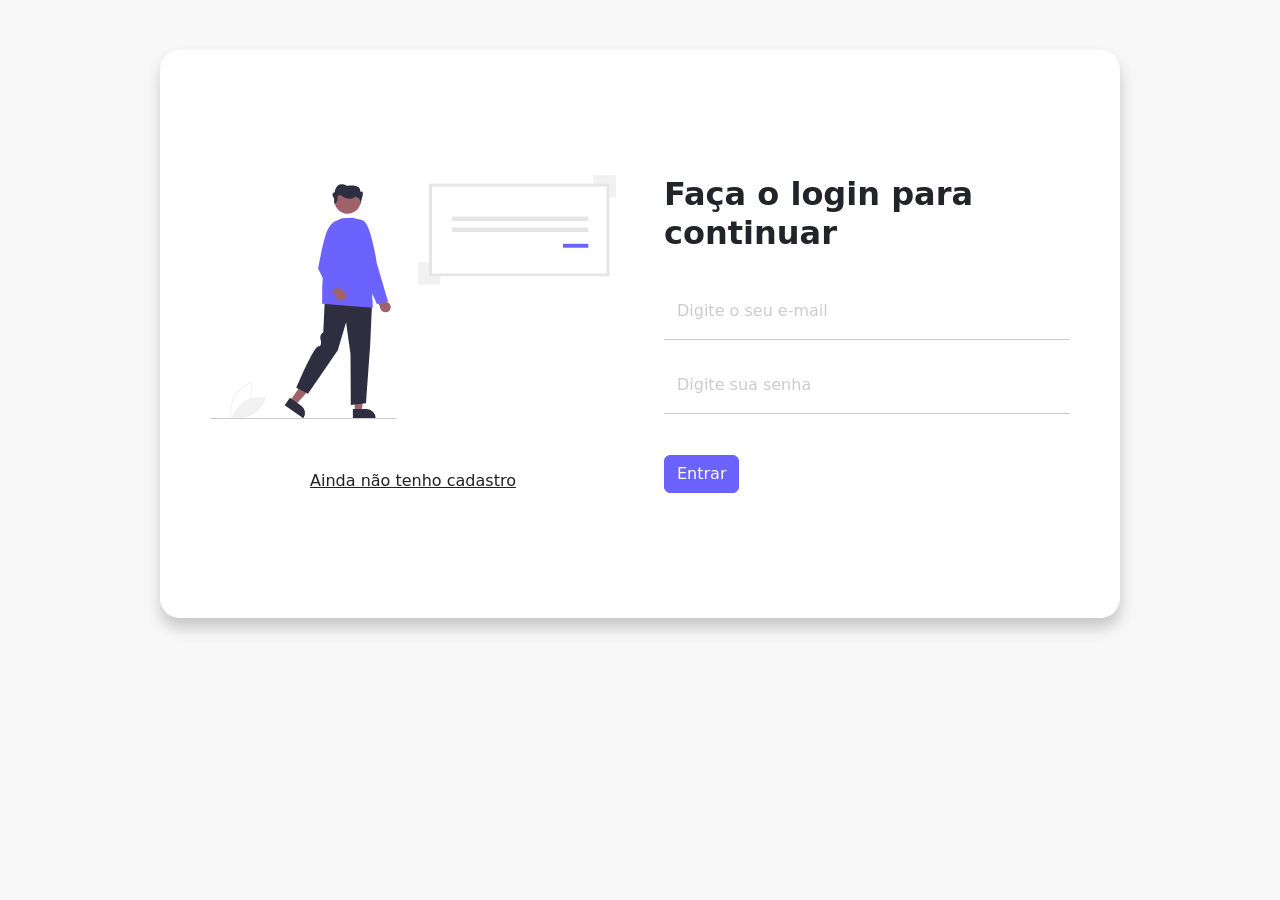
<file: index.html>
<!DOCTYPE html>
<html lang="en">
  <head>
    <meta charset="UTF-8" />
    <meta http-equiv="X-UA-Compatible" content="IE=edge" />
    <meta name="viewport" content="width=device-width, initial-scale=1.0" />
    <title>Login</title>
    <!-- BOOTSTRAP -->
    <link
      href="https://cdn.jsdelivr.net/npm/bootstrap@5.3.0-alpha1/dist/css/bootstrap.min.css"
      rel="stylesheet"
      integrity="sha384-GLhlTQ8iRABdZLl6O3oVMWSktQOp6b7In1Zl3/Jr59b6EGGoI1aFkw7cmDA6j6gD"
      crossorigin="anonymous"
    />
    <!-- CSS DO PROJETO -->
    <link rel="stylesheet" href="css/styles.css" />
    <!-- BOOTSTRAP JS -->
    <script
      src="https://cdn.jsdelivr.net/npm/bootstrap@5.3.0-alpha1/dist/js/bootstrap.bundle.min.js"
      integrity="sha384-w76AqPfDkMBDXo30jS1Sgez6pr3x5MlQ1ZAGC+nuZB+EYdgRZgiwxhTBTkF7CXvN"
      crossorigin="anonymous"
      defer
    ></script>
  </head>
  <body>
    <div class="container col-11 col-md-9" id="form-container">
      <div class="row align-items-center gx-5">
        <div class="col-md-6 order-md-2">
          <h2>Faça o login para continuar</h2>
          <form>
            <div class="form-floating mb-3">
              <input
                type="email"
                class="form-control"
                id="email"
                name="email"
                placeholder="Digite o seu e-mail"
              />
              <label for="email" class="form-label">Digite o seu e-mail</label>
            </div>
            <div class="form-floating mb-3">
              <input
                type="password"
                class="form-control"
                id="password"
                name="password"
                placeholder="Digite o seu e-mail"
              />
              <label for="password" class="form-label">Digite sua senha</label>
            </div>
            <input type="submit" class="btn btn-primary" value="Entrar" />
          </form>
        </div>
        <div class="col-md-6 order-md-1">
          <div class="col-12">
            <img
              src="img/sign_in.svg"
              alt="Entrar no Sistema"
              class="img-fluid"
            />
          </div>
          <div class="col-12" id="link-container">
            <a href="register.html">Ainda não tenho cadastro</a>
          </div>
        </div>
      </div>
    </div>
  </body>
</html>
</file>
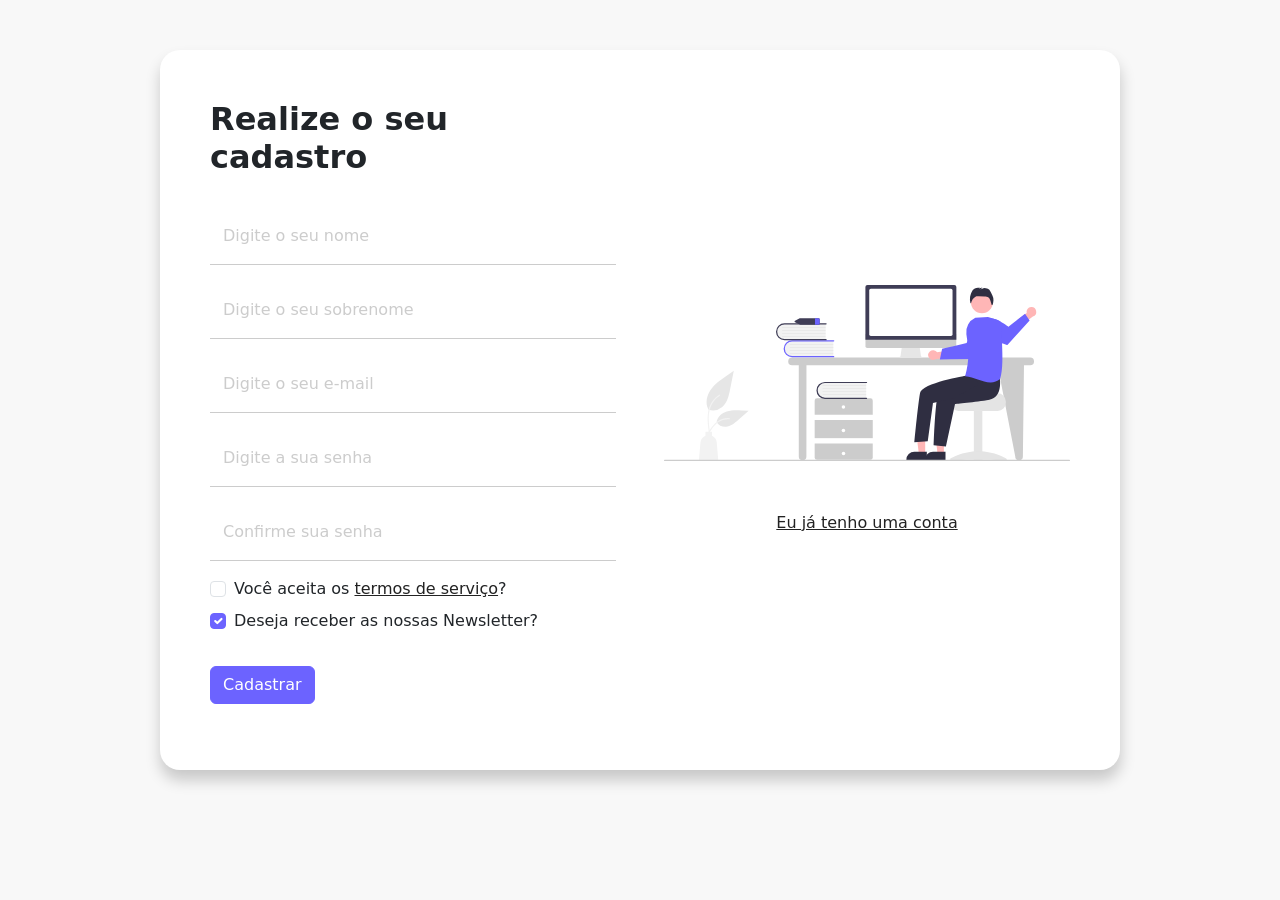
<file: register.html>
<!DOCTYPE html>
<html lang="en">
  <head>
    <meta charset="UTF-8" />
    <meta http-equiv="X-UA-Compatible" content="IE=edge" />
    <meta name="viewport" content="width=device-width, initial-scale=1.0" />
    <title>Registro</title>
    <!-- BOOTSTRAP -->
    <link
      href="https://cdn.jsdelivr.net/npm/bootstrap@5.3.0-alpha1/dist/css/bootstrap.min.css"
      rel="stylesheet"
      integrity="sha384-GLhlTQ8iRABdZLl6O3oVMWSktQOp6b7In1Zl3/Jr59b6EGGoI1aFkw7cmDA6j6gD"
      crossorigin="anonymous"
    />
    <!-- CSS DO PROJETO -->
    <link rel="stylesheet" href="css/styles.css" />
    <!-- BOOTSTRAP JS -->
    <script
      src="https://cdn.jsdelivr.net/npm/bootstrap@5.3.0-alpha1/dist/js/bootstrap.bundle.min.js"
      integrity="sha384-w76AqPfDkMBDXo30jS1Sgez6pr3x5MlQ1ZAGC+nuZB+EYdgRZgiwxhTBTkF7CXvN"
      crossorigin="anonymous"
      defer
    ></script>
  </head>
  <body>
    <div class="container col-11 col-md-9" id="form-container">
      <div class="row gx-5">
        <div class="col-md-6">
          <h2>Realize o seu cadastro</h2>
          <form>
            <div class="form-floating mb-3">
              <input
                type="text"
                class="form-control"
                id="name"
                name="name"
                placeholder="Digite o seu nome"
              />
              <label for="name" class="form-label">Digite o seu nome</label>
            </div>
            <div class="form-floating mb-3">
              <input
                type="text"
                class="form-control"
                id="lastname"
                name="lastname"
                placeholder="Digite o seu sobrenome"
              />
              <label for="name" class="form-label"
                >Digite o seu sobrenome</label
              >
            </div>
            <div class="form-floating mb-3">
              <input
                type="email"
                class="form-control"
                id="email"
                name="email"
                placeholder="Digite o seu e-mail"
              />
              <label for="name" class="form-label">Digite o seu e-mail</label>
            </div>
            <div class="form-floating mb-3">
              <input
                type="password"
                class="form-control"
                id="password"
                name="password"
                placeholder="Digite a sua senha"
              />
              <label for="name" class="form-label">Digite a sua senha</label>
            </div>
            <div class="form-floating mb-3">
              <input
                type="password"
                class="form-control"
                id="confirmpassword"
                name="confirmpassword"
                placeholder="Confirme sua senha"
              />
              <label for="name" class="form-label">Confirme sua senha</label>
            </div>
            <div class="mb-3">
              <div class="form-check mb-2">
                <input
                  type="checkbox"
                  class="form-check-input"
                  value=""
                  id="agree-form"
                  name="agree-form"
                />
                <label for="agree-form" class="form-check-label"
                  >Você aceita os <a href="#">termos de serviço</a>?</label
                >
              </div>
              <div class="form-check mb-2">
                <input
                  type="checkbox"
                  class="form-check-input"
                  checked
                  id="newsletter"
                  name="newsletter"
                />
                <label for="newsletter" class="form-check-label"
                  >Deseja receber as nossas Newsletter?</label
                >
              </div>
              <input type="submit" class="btn btn-primary" value="Cadastrar" />
            </div>
          </form>
        </div>
        <div class="col-md-6">
          <div class="row align-items-center">
            <div class="col-12">
              <img
                src="img/hello.svg"
                alt="Tela de Registro"
                class="img-fluid"
              />
            </div>
            <div class="col-12" id="link-container">
              <a href="index.html">Eu já tenho uma conta</a>
            </div>
          </div>
        </div>
      </div>
    </div>
  </body>
</html>
</file>
<file: css/styles.css>
body {
  background-color: #f8f8f8;
}

/** FORM **/
#form-container {
  background-color: #fff;
  border-radius: 20px;
  box-shadow: 0.5px 10px 15px rgba(0, 0, 0, 0.2);
  margin: 25px auto;
  padding: 25px;
}

#form-container h2 {
  font-weight: 900;
  margin-bottom: 30px;
}

#form-container a {
  color: #222;
  transition: 0.5s;
}

#form-container a:hover {
  color: #6c63ff;
}

#form-container form {
  padding-bottom: 0px;
}

#form-container .form-control {
  border: none;
  border-bottom: 1px solid #ccc;
  border-radius: 0;
}

#form-container .form-control:focus {
  box-shadow: none;
}

#form-container .form-floating label {
  color: #ccc;
}

#form-container .form-floating > .form-control:focus ~ label {
  color: #222;
}

#form-container input[type="submit"],
#form-container input[type="checkbox"]:checked {
  background-color: #6c63ff;
  border-color: #6c63ff;
}

.btn.btn-primary {
  width: 100%;
  margin-top: 25px;
}

/** IMAGE **/
.row.align-items-center {
  align-content: center;
  height: 100%;
  padding: 75px 0;
}

.col-md-6.order-md-1 {
  padding-top: 50px;
}

#link-container {
  text-align: center;
  padding-top: 50px;
}

/** RESPONSIVIDADE TELAS GRANDES **/
@media (min-width: 768px) {
  #form-container {
    margin: 50px auto;
    padding: 50px;
  }

  .btn.btn-primary {
    width: auto;
  }

  .col-md-6.order-md-1 {
    padding-top: 0px;
  }
}
</file>
